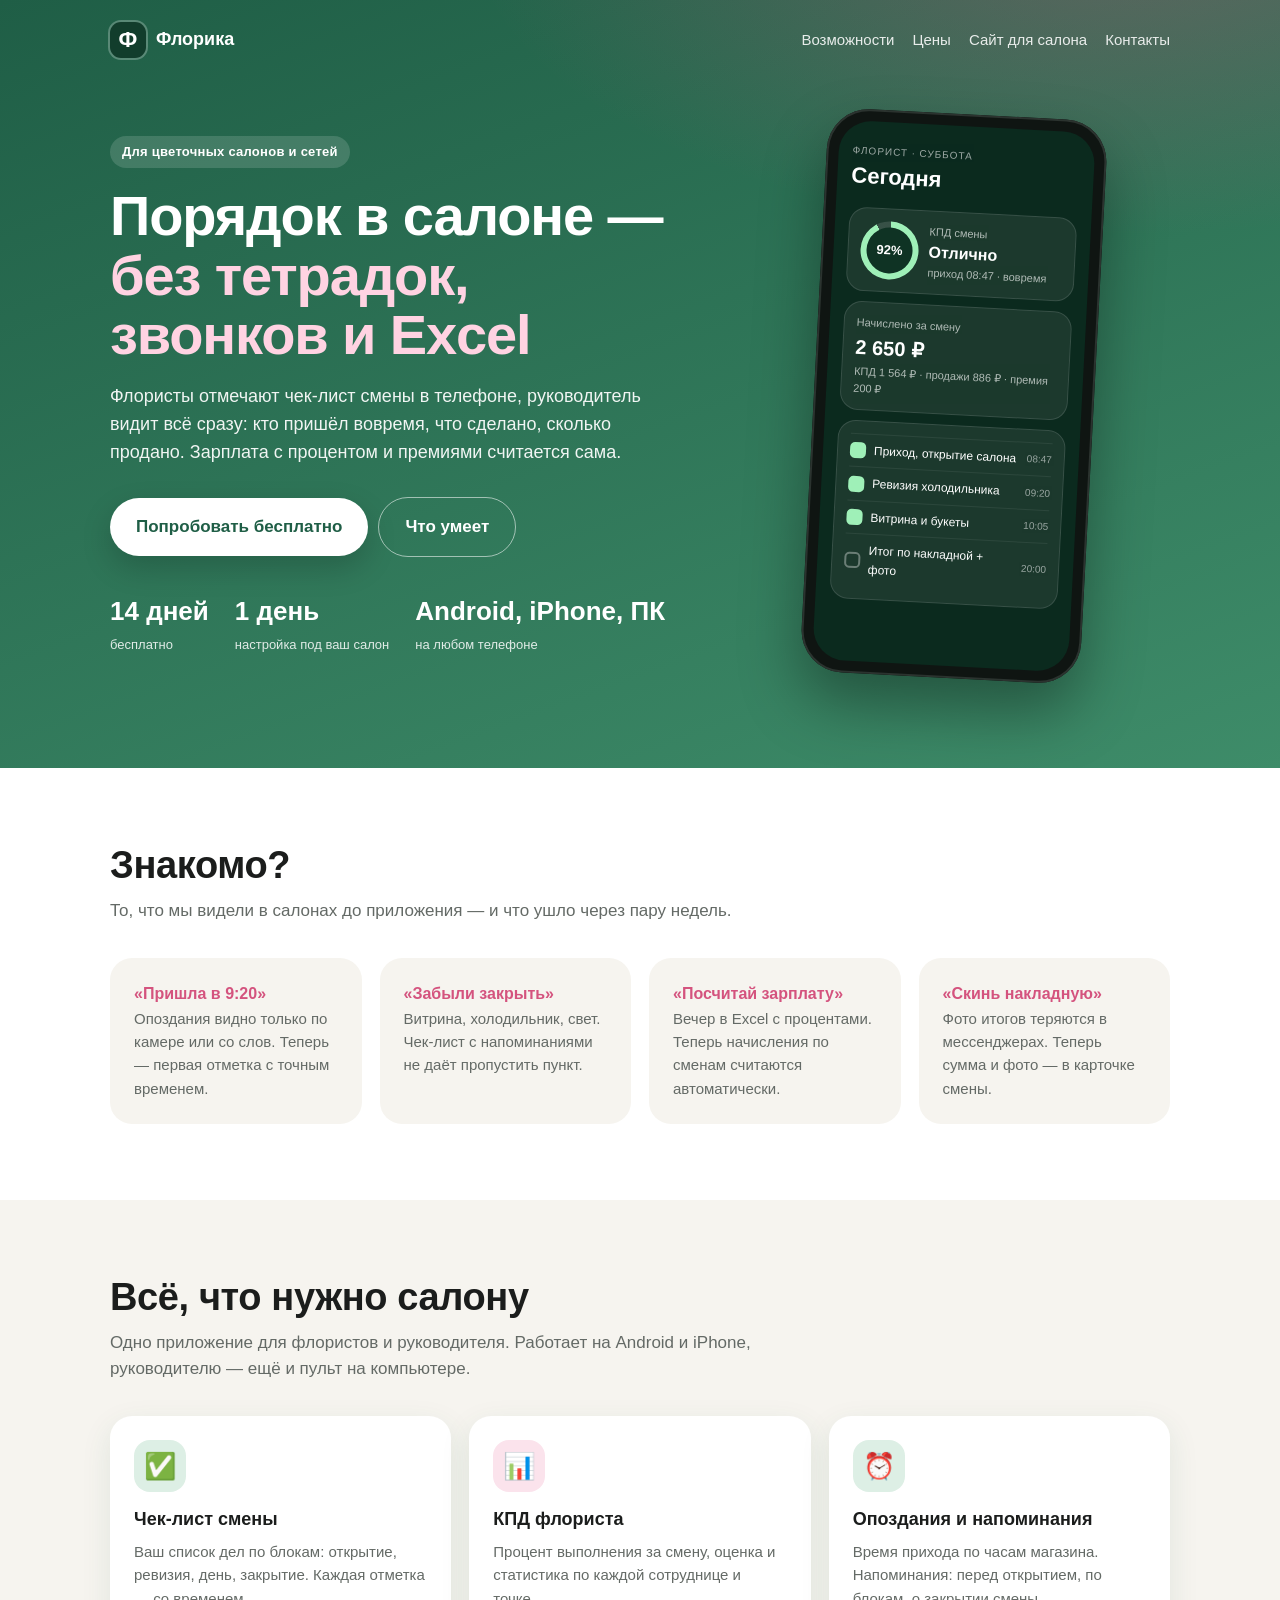
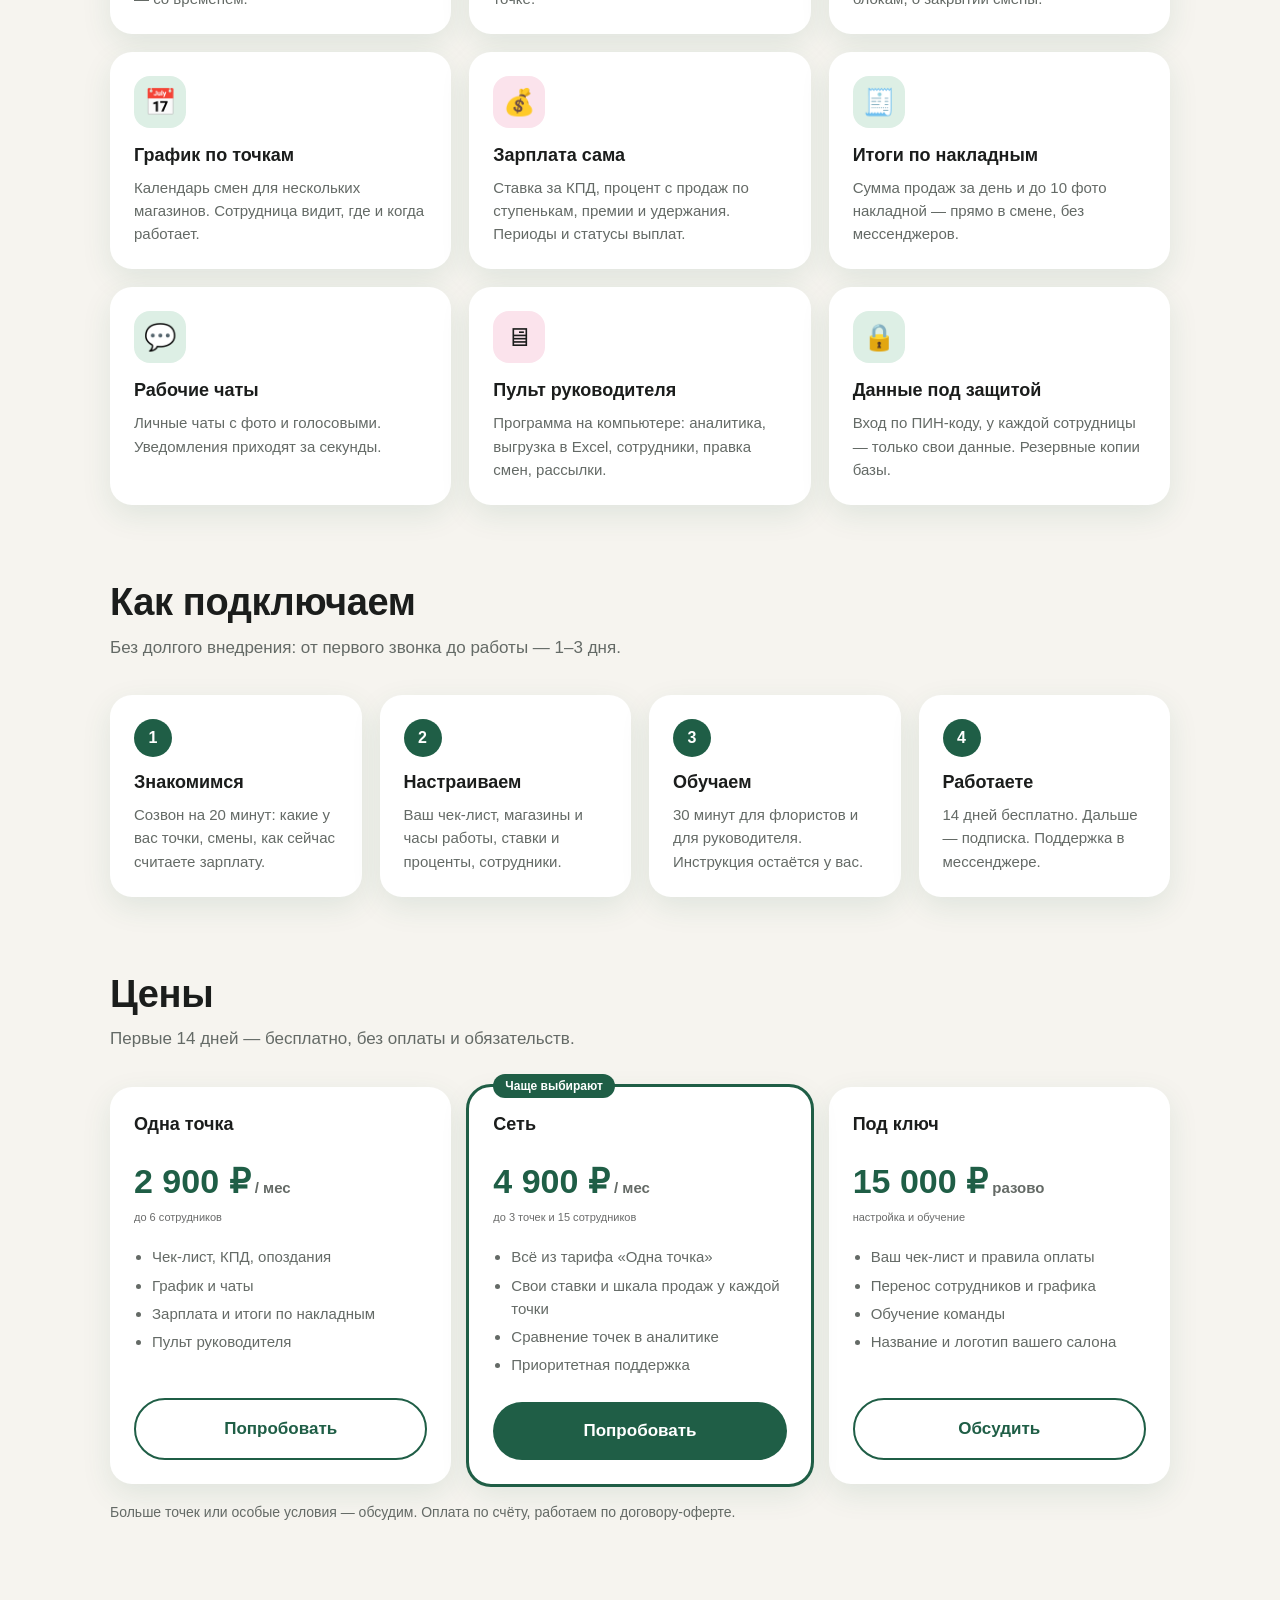
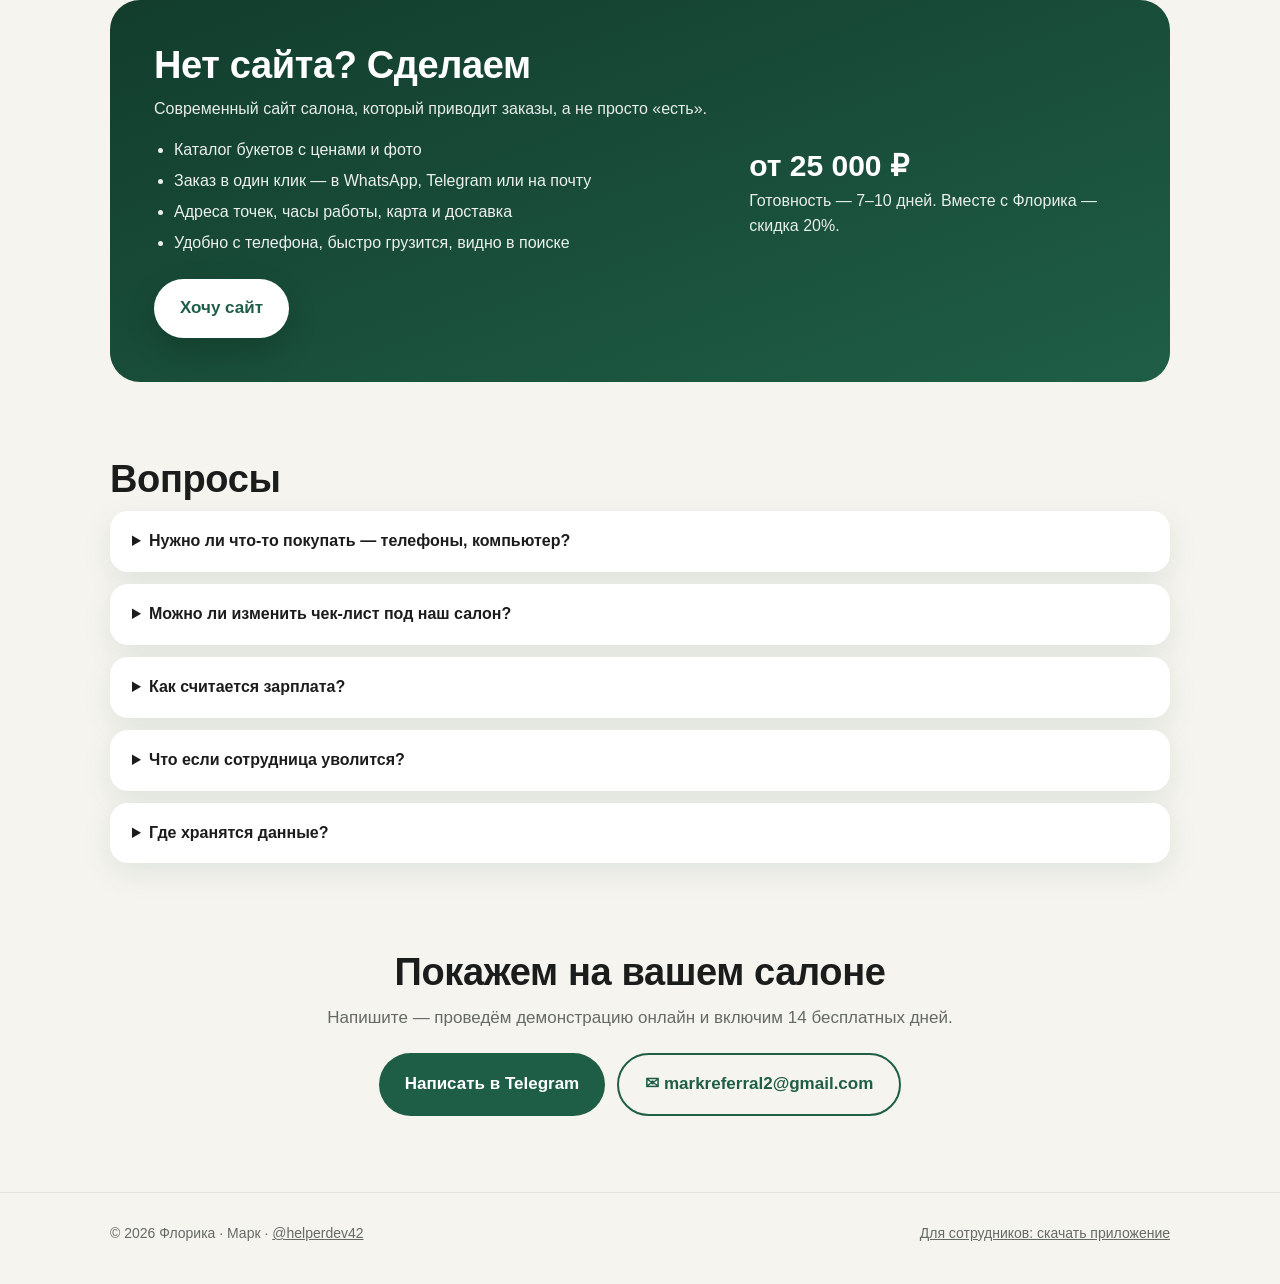
<file: index.html>
<!doctype html>
<html lang="ru">
<head>
<meta charset="utf-8">
<meta name="viewport" content="width=device-width, initial-scale=1, viewport-fit=cover">
<title>Флорика — приложение для цветочных салонов</title>
<meta name="description" content="Флорика — чек-лист смены с КПД, график по точкам, зарплата флористов с процентом и премиями, итоги по накладным, чаты и пульт руководителя. Android, iPhone, компьютер.">
<meta name="theme-color" content="#1F5E46">
<link rel="icon" href="data:image/svg+xml,<svg xmlns='http://www.w3.org/2000/svg' viewBox='0 0 100 100'><rect width='100' height='100' rx='26' fill='%23123D2C'/><text x='50' y='72' font-size='64' font-weight='900' text-anchor='middle' fill='white' font-family='Arial'>Ф</text></svg>">
<style>
  :root {
    --green: #1F5E46; --green-2: #3E8C69; --deep: #123D2C; --mint: #DDEFE5; --pink: #D4537E; --pink-soft: #FBE3EC;
    --bg: #F6F4EF; --ink: #1B1D1C; --muted: #646A66; --card: #fff; --radius: 22px; --shadow: 0 10px 30px rgba(31, 94, 70, .10);
  }
  * { box-sizing: border-box; margin: 0; }
  html { scroll-behavior: smooth; }
  body { font-family: -apple-system, "Segoe UI", Roboto, "Helvetica Neue", Arial, sans-serif; background: var(--bg); color: var(--ink); line-height: 1.55; }
  a { color: inherit; }
  .wrap { max-width: 1100px; margin: 0 auto; padding: 0 20px; }

  /* шапка и первый экран */
  .hero { position: relative; overflow: hidden; color: #fff; padding: 22px 0 90px;
    background: radial-gradient(1100px 520px at 88% -10%, rgba(212, 83, 126, .32), transparent 60%), linear-gradient(160deg, var(--green), var(--green-2)); }
  nav { display: flex; align-items: center; gap: 18px; font-weight: 700; flex-wrap: wrap; }
  nav .brand { display: flex; align-items: center; gap: 10px; text-decoration: none; font-size: 18px; }
  nav .logo { width: 36px; height: 36px; border-radius: 11px; background: var(--deep); display: grid; place-items: center; font-weight: 900; font-size: 22px;
    box-shadow: 0 0 0 2px rgba(255,255,255,.25); }
  nav .sp { flex: 1; }
  nav a.l { font-weight: 500; opacity: .88; text-decoration: none; font-size: 15px; }
  nav a.l:hover { opacity: 1; }
  nav a.staff { font-size: 13px; padding: 7px 14px; border-radius: 999px; border: 1.5px solid rgba(255,255,255,.5); text-decoration: none; font-weight: 600; }
  .hero-grid { display: grid; grid-template-columns: 1.15fr .85fr; gap: 44px; align-items: center; margin-top: 56px; }
  .tag { display: inline-block; font-size: 13px; font-weight: 700; letter-spacing: .02em; padding: 6px 12px; border-radius: 999px; background: rgba(255,255,255,.14); margin-bottom: 18px; }
  h1 { font-size: clamp(34px, 5.2vw, 56px); line-height: 1.07; letter-spacing: -.02em; }
  h1 em { font-style: normal; color: #FFD3E2; }
  .lead { font-size: 18px; opacity: .93; margin: 18px 0 30px; max-width: 560px; }
  .btn { display: inline-flex; align-items: center; justify-content: center; gap: 10px; padding: 16px 26px; border-radius: 999px; font-weight: 700;
    text-decoration: none; font-size: 17px; transition: transform .15s ease; border: 0; cursor: pointer; }
  .btn:hover { transform: translateY(-2px); }
  .btn-main { background: #fff; color: var(--green); box-shadow: 0 12px 30px rgba(0,0,0,.18); }
  .btn-ghost { color: #fff; border: 1.5px solid rgba(255,255,255,.55); margin-left: 10px; }
  .facts { display: flex; gap: 26px; margin-top: 34px; flex-wrap: wrap; }
  .facts b { display: block; font-size: 26px; }
  .facts span { font-size: 13px; opacity: .85; }

  /* телефон */
  .phone { justify-self: center; width: 280px; border-radius: 42px; padding: 12px; background: #0f1512;
    box-shadow: 0 30px 60px rgba(0,0,0,.35), inset 0 0 0 2px #2b332f; transform: rotate(3deg); }
  .screen { border-radius: 32px; overflow: hidden; background: #0B2A1E; color: #fff; height: 540px; padding: 22px 14px; }
  .s-cap { font-size: 10px; letter-spacing: .1em; text-transform: uppercase; opacity: .6; }
  .s-title { font-size: 22px; font-weight: 800; margin-bottom: 14px; }
  .glass { background: rgba(255,255,255,.07); border: 1px solid rgba(255,255,255,.12); border-radius: 18px; padding: 12px; margin-bottom: 10px; }
  .row { display: flex; align-items: center; gap: 10px; }
  .ring { width: 58px; height: 58px; border-radius: 50%; display: grid; place-items: center; font-weight: 800; font-size: 13px; position: relative;
    background: conic-gradient(#9FF0B8 0 92%, rgba(255,255,255,.12) 92% 100%); }
  .ring::after { content: ""; position: absolute; inset: 6px; background: #0F3324; border-radius: 50%; }
  .ring span { position: relative; z-index: 1; }
  .money { font-size: 20px; font-weight: 800; }
  .mut { font-size: 11px; opacity: .65; }
  .task { display: flex; gap: 8px; align-items: center; font-size: 12px; padding: 7px 0; border-top: 1px solid rgba(255,255,255,.07); }
  .task i { width: 16px; height: 16px; border-radius: 5px; border: 2px solid rgba(255,255,255,.35); flex: none; }
  .task.done i { background: #9FF0B8; border-color: #9FF0B8; }
  .task time { margin-left: auto; font-size: 10px; opacity: .55; }

  /* разделы */
  section { padding: 76px 0; }
  h2 { font-size: clamp(26px, 3.6vw, 38px); letter-spacing: -.01em; margin-bottom: 10px; line-height: 1.15; }
  .sub { color: var(--muted); margin-bottom: 34px; max-width: 660px; font-size: 17px; }
  .grid { display: grid; grid-template-columns: repeat(3, 1fr); gap: 18px; }
  .grid.two { grid-template-columns: repeat(2, 1fr); }
  .grid.four { grid-template-columns: repeat(4, 1fr); }
  .card { background: var(--card); border-radius: var(--radius); padding: 24px; box-shadow: var(--shadow); }
  .card h3 { font-size: 18px; margin-bottom: 6px; }
  .card p { color: var(--muted); font-size: 15px; }
  .em { font-size: 26px; width: 52px; height: 52px; display: grid; place-items: center; border-radius: 16px; background: var(--mint); margin-bottom: 14px; }
  .card:nth-child(3n+2) .em { background: var(--pink-soft); }
  .pain { background: #fff; }
  .pain .card { box-shadow: none; background: var(--bg); }
  .pain .card b { color: var(--pink); }
  .step .num { width: 38px; height: 38px; border-radius: 50%; background: var(--green); color: #fff; display: grid; place-items: center; font-weight: 800; margin-bottom: 12px; }

  /* цены */
  .price { display: flex; flex-direction: column; }
  .price .p { font-size: 34px; font-weight: 800; color: var(--green); margin: 10px 0 2px; }
  .price .p small { font-size: 15px; color: var(--muted); font-weight: 600; }
  .price ul { padding-left: 18px; color: var(--muted); font-size: 15px; margin: 14px 0 20px; flex: 1; }
  .price li { margin: 5px 0; }
  .price.best { outline: 3px solid var(--green); position: relative; }
  .price.best::before { content: "Чаще выбирают"; position: absolute; top: -13px; left: 24px; background: var(--green); color: #fff; font-size: 12px; font-weight: 700; padding: 3px 12px; border-radius: 999px; }
  .btn-green { background: var(--green); color: #fff; }
  .note { color: var(--muted); font-size: 14px; margin-top: 18px; }

  /* сайт для салона */
  .site { background: linear-gradient(160deg, var(--deep), var(--green)); color: #fff; border-radius: 30px; padding: 44px; display: grid; grid-template-columns: 1.2fr .8fr; gap: 30px; align-items: center; }
  .site p { opacity: .9; }
  .site ul { margin: 16px 0 24px; padding-left: 20px; opacity: .92; }
  .site li { margin: 6px 0; }
  .site .p { font-size: 30px; font-weight: 800; }

  /* вопросы и контакты */
  details { background: #fff; border-radius: 18px; padding: 18px 22px; margin-bottom: 12px; box-shadow: var(--shadow); }
  summary { font-weight: 700; cursor: pointer; }
  details p { color: var(--muted); margin-top: 10px; }
  .contact { text-align: center; }
  .contact .btns { display: flex; gap: 12px; justify-content: center; flex-wrap: wrap; margin-top: 22px; }
  .btn-line { border: 2px solid var(--green); color: var(--green); }
  footer { padding: 30px 0 40px; color: var(--muted); font-size: 14px; border-top: 1px solid rgba(0,0,0,.07); }
  footer .wrap { display: flex; gap: 18px; flex-wrap: wrap; align-items: center; }
  footer .sp { flex: 1; }

  @media (max-width: 860px) {
    .hero-grid, .site { grid-template-columns: 1fr; }
    .grid, .grid.four { grid-template-columns: 1fr 1fr; }
    .phone { transform: none; }
    nav a.l { display: none; }
    .site { padding: 30px 22px; }
  }
  @media (max-width: 560px) {
    .grid, .grid.two, .grid.four { grid-template-columns: 1fr; }
    .btn-ghost { margin: 12px 0 0; }
    .hero { padding-bottom: 60px; }
    section { padding: 56px 0; }
  }
</style>
</head>
<body>

<header class="hero">
  <div class="wrap">
    <nav>
      <a class="brand" href="#"><span class="logo">Ф</span>Флорика</a>
      <span class="sp"></span>
      <a class="l" href="#features">Возможности</a>
      <a class="l" href="#price">Цены</a>
      <a class="l" href="#site">Сайт для салона</a>
      <a class="l" href="#contact">Контакты</a>
    </nav>
    <div class="hero-grid">
      <div>
        <span class="tag">Для цветочных салонов и сетей</span>
        <h1>Порядок в салоне — <em>без тетрадок, звонков и Excel</em></h1>
        <p class="lead">Флористы отмечают чек-лист смены в телефоне, руководитель видит всё сразу: кто пришёл вовремя, что сделано,
          сколько продано. Зарплата с процентом и премиями считается сама.</p>
        <a class="btn btn-main" href="#contact">Попробовать бесплатно</a><a class="btn btn-ghost" href="#features">Что умеет</a>
        <div class="facts">
          <div><b>14 дней</b><span>бесплатно</span></div>
          <div><b>1 день</b><span>настройка под ваш салон</span></div>
          <div><b>Android, iPhone, ПК</b><span>на любом телефоне</span></div>
        </div>
      </div>
      <div class="phone" aria-hidden="true"><div class="screen">
        <div class="s-cap">Флорист · суббота</div>
        <div class="s-title">Сегодня</div>
        <div class="glass row"><div class="ring"><span>92%</span></div><div><div class="mut">КПД смены</div><b>Отлично</b><div class="mut">приход 08:47 · вовремя</div></div></div>
        <div class="glass"><div class="mut">Начислено за смену</div><div class="money">2 650 ₽</div><div class="mut">КПД 1 564 ₽ · продажи 886 ₽ · премия 200 ₽</div></div>
        <div class="glass">
          <div class="task done"><i></i>Приход, открытие салона<time>08:47</time></div>
          <div class="task done"><i></i>Ревизия холодильника<time>09:20</time></div>
          <div class="task done"><i></i>Витрина и букеты<time>10:05</time></div>
          <div class="task"><i></i>Итог по накладной + фото<time>20:00</time></div>
        </div>
      </div></div>
    </div>
  </div>
</header>

<section class="pain">
  <div class="wrap">
    <h2>Знакомо?</h2>
    <p class="sub">То, что мы видели в салонах до приложения — и что ушло через пару недель.</p>
    <div class="grid four">
      <div class="card"><b>«Пришла в 9:20»</b><p>Опоздания видно только по камере или со слов. Теперь — первая отметка с точным временем.</p></div>
      <div class="card"><b>«Забыли закрыть»</b><p>Витрина, холодильник, свет. Чек-лист с напоминаниями не даёт пропустить пункт.</p></div>
      <div class="card"><b>«Посчитай зарплату»</b><p>Вечер в Excel с процентами. Теперь начисления по сменам считаются автоматически.</p></div>
      <div class="card"><b>«Скинь накладную»</b><p>Фото итогов теряются в мессенджерах. Теперь сумма и фото — в карточке смены.</p></div>
    </div>
  </div>
</section>

<section id="features">
  <div class="wrap">
    <h2>Всё, что нужно салону</h2>
    <p class="sub">Одно приложение для флористов и руководителя. Работает на Android и iPhone, руководителю — ещё и пульт на компьютере.</p>
    <div class="grid">
      <div class="card"><div class="em">✅</div><h3>Чек-лист смены</h3><p>Ваш список дел по блокам: открытие, ревизия, день, закрытие. Каждая отметка — со временем.</p></div>
      <div class="card"><div class="em">📊</div><h3>КПД флориста</h3><p>Процент выполнения за смену, оценка и статистика по каждой сотруднице и точке.</p></div>
      <div class="card"><div class="em">⏰</div><h3>Опоздания и напоминания</h3><p>Время прихода по часам магазина. Напоминания: перед открытием, по блокам, о закрытии смены.</p></div>
      <div class="card"><div class="em">📅</div><h3>График по точкам</h3><p>Календарь смен для нескольких магазинов. Сотрудница видит, где и когда работает.</p></div>
      <div class="card"><div class="em">💰</div><h3>Зарплата сама</h3><p>Ставка за КПД, процент с продаж по ступенькам, премии и удержания. Периоды и статусы выплат.</p></div>
      <div class="card"><div class="em">🧾</div><h3>Итоги по накладным</h3><p>Сумма продаж за день и до 10 фото накладной — прямо в смене, без мессенджеров.</p></div>
      <div class="card"><div class="em">💬</div><h3>Рабочие чаты</h3><p>Личные чаты с фото и голосовыми. Уведомления приходят за секунды.</p></div>
      <div class="card"><div class="em">🖥</div><h3>Пульт руководителя</h3><p>Программа на компьютере: аналитика, выгрузка в Excel, сотрудники, правка смен, рассылки.</p></div>
      <div class="card"><div class="em">🔒</div><h3>Данные под защитой</h3><p>Вход по ПИН-коду, у каждой сотрудницы — только свои данные. Резервные копии базы.</p></div>
    </div>
  </div>
</section>

<section style="padding-top:0">
  <div class="wrap">
    <h2>Как подключаем</h2>
    <p class="sub">Без долгого внедрения: от первого звонка до работы — 1–3 дня.</p>
    <div class="grid four">
      <div class="card step"><div class="num">1</div><h3>Знакомимся</h3><p>Созвон на 20 минут: какие у вас точки, смены, как сейчас считаете зарплату.</p></div>
      <div class="card step"><div class="num">2</div><h3>Настраиваем</h3><p>Ваш чек-лист, магазины и часы работы, ставки и проценты, сотрудники.</p></div>
      <div class="card step"><div class="num">3</div><h3>Обучаем</h3><p>30 минут для флористов и для руководителя. Инструкция остаётся у вас.</p></div>
      <div class="card step"><div class="num">4</div><h3>Работаете</h3><p>14 дней бесплатно. Дальше — подписка. Поддержка в мессенджере.</p></div>
    </div>
  </div>
</section>

<section id="price" style="padding-top:0">
  <div class="wrap">
    <h2>Цены</h2>
    <p class="sub">Первые 14 дней — бесплатно, без оплаты и обязательств.</p>
    <div class="grid">
      <div class="card price">
        <h3>Одна точка</h3>
        <div class="p">2 900 ₽<small> / мес</small></div>
        <span class="mut">до 6 сотрудников</span>
        <ul><li>Чек-лист, КПД, опоздания</li><li>График и чаты</li><li>Зарплата и итоги по накладным</li><li>Пульт руководителя</li></ul>
        <a class="btn btn-line" href="#contact">Попробовать</a>
      </div>
      <div class="card price best">
        <h3>Сеть</h3>
        <div class="p">4 900 ₽<small> / мес</small></div>
        <span class="mut">до 3 точек и 15 сотрудников</span>
        <ul><li>Всё из тарифа «Одна точка»</li><li>Свои ставки и шкала продаж у каждой точки</li><li>Сравнение точек в аналитике</li><li>Приоритетная поддержка</li></ul>
        <a class="btn btn-green" href="#contact">Попробовать</a>
      </div>
      <div class="card price">
        <h3>Под ключ</h3>
        <div class="p">15 000 ₽<small> разово</small></div>
        <span class="mut">настройка и обучение</span>
        <ul><li>Ваш чек-лист и правила оплаты</li><li>Перенос сотрудников и графика</li><li>Обучение команды</li><li>Название и логотип вашего салона</li></ul>
        <a class="btn btn-line" href="#contact">Обсудить</a>
      </div>
    </div>
    <p class="note">Больше точек или особые условия — обсудим. Оплата по счёту, работаем по договору-оферте.</p>
  </div>
</section>

<section id="site" style="padding-top:0">
  <div class="wrap">
    <div class="site">
      <div>
        <h2>Нет сайта? Сделаем</h2>
        <p>Современный сайт салона, который приводит заказы, а не просто «есть».</p>
        <ul>
          <li>Каталог букетов с ценами и фото</li>
          <li>Заказ в один клик — в WhatsApp, Telegram или на почту</li>
          <li>Адреса точек, часы работы, карта и доставка</li>
          <li>Удобно с телефона, быстро грузится, видно в поиске</li>
        </ul>
        <a class="btn btn-main" href="#contact">Хочу сайт</a>
      </div>
      <div>
        <div class="p">от 25 000 ₽</div>
        <p>Готовность — 7–10 дней. Вместе с Флорика — скидка 20%.</p>
      </div>
    </div>
  </div>
</section>

<section style="padding-top:0">
  <div class="wrap">
    <h2>Вопросы</h2>
    <details><summary>Нужно ли что-то покупать — телефоны, компьютер?</summary><p>Нет. Флористы работают со своих телефонов (Android или iPhone), руководитель — с телефона или компьютера.</p></details>
    <details><summary>Можно ли изменить чек-лист под наш салон?</summary><p>Да, полностью: блоки, пункты и вес каждого пункта в КПД. Меняется в любой момент, прошлые смены не пересчитываются.</p></details>
    <details><summary>Как считается зарплата?</summary><p>Ставка за смену с учётом КПД, процент с продаж по ступенькам, премия за продажи, ваши премии и удержания. У каждой точки и сотрудницы могут быть свои ставки.</p></details>
    <details><summary>Что если сотрудница уволится?</summary><p>Отключаете её в один клик — вход закрывается, а смены и итоги остаются в отчётах.</p></details>
    <details><summary>Где хранятся данные?</summary><p>В защищённой облачной базе, доступ — по ПИН-коду и правилам доступа. Делаем резервные копии; данные ваши — по запросу выгрузим всё.</p></details>
  </div>
</section>

<section id="contact" class="contact" style="padding-top:0">
  <div class="wrap">
    <h2>Покажем на вашем салоне</h2>
    <p class="sub" style="margin:0 auto">Напишите — проведём демонстрацию онлайн и включим 14 бесплатных дней.</p>
    <div class="btns">
      <a class="btn btn-green" href="https://t.me/helperdev42">Написать в Telegram</a>
      <a class="btn btn-line" href="mailto:markreferral2@gmail.com?subject=%D0%A4%D0%BB%D0%BE%D1%80%D0%B8%D0%BA%D0%B0">✉ markreferral2@gmail.com</a>
    </div>
  </div>
</section>

<footer>
  <div class="wrap">
    <span>© <span id="year"></span> Флорика · Марк · <a href="https://t.me/helperdev42">@helperdev42</a></span>
    <span class="sp"></span>
    <a href="download.html">Для сотрудников: скачать приложение</a>
  </div>
</footer>
<script>document.getElementById('year').textContent = new Date().getFullYear();</script>
</body>
</html>
</file>
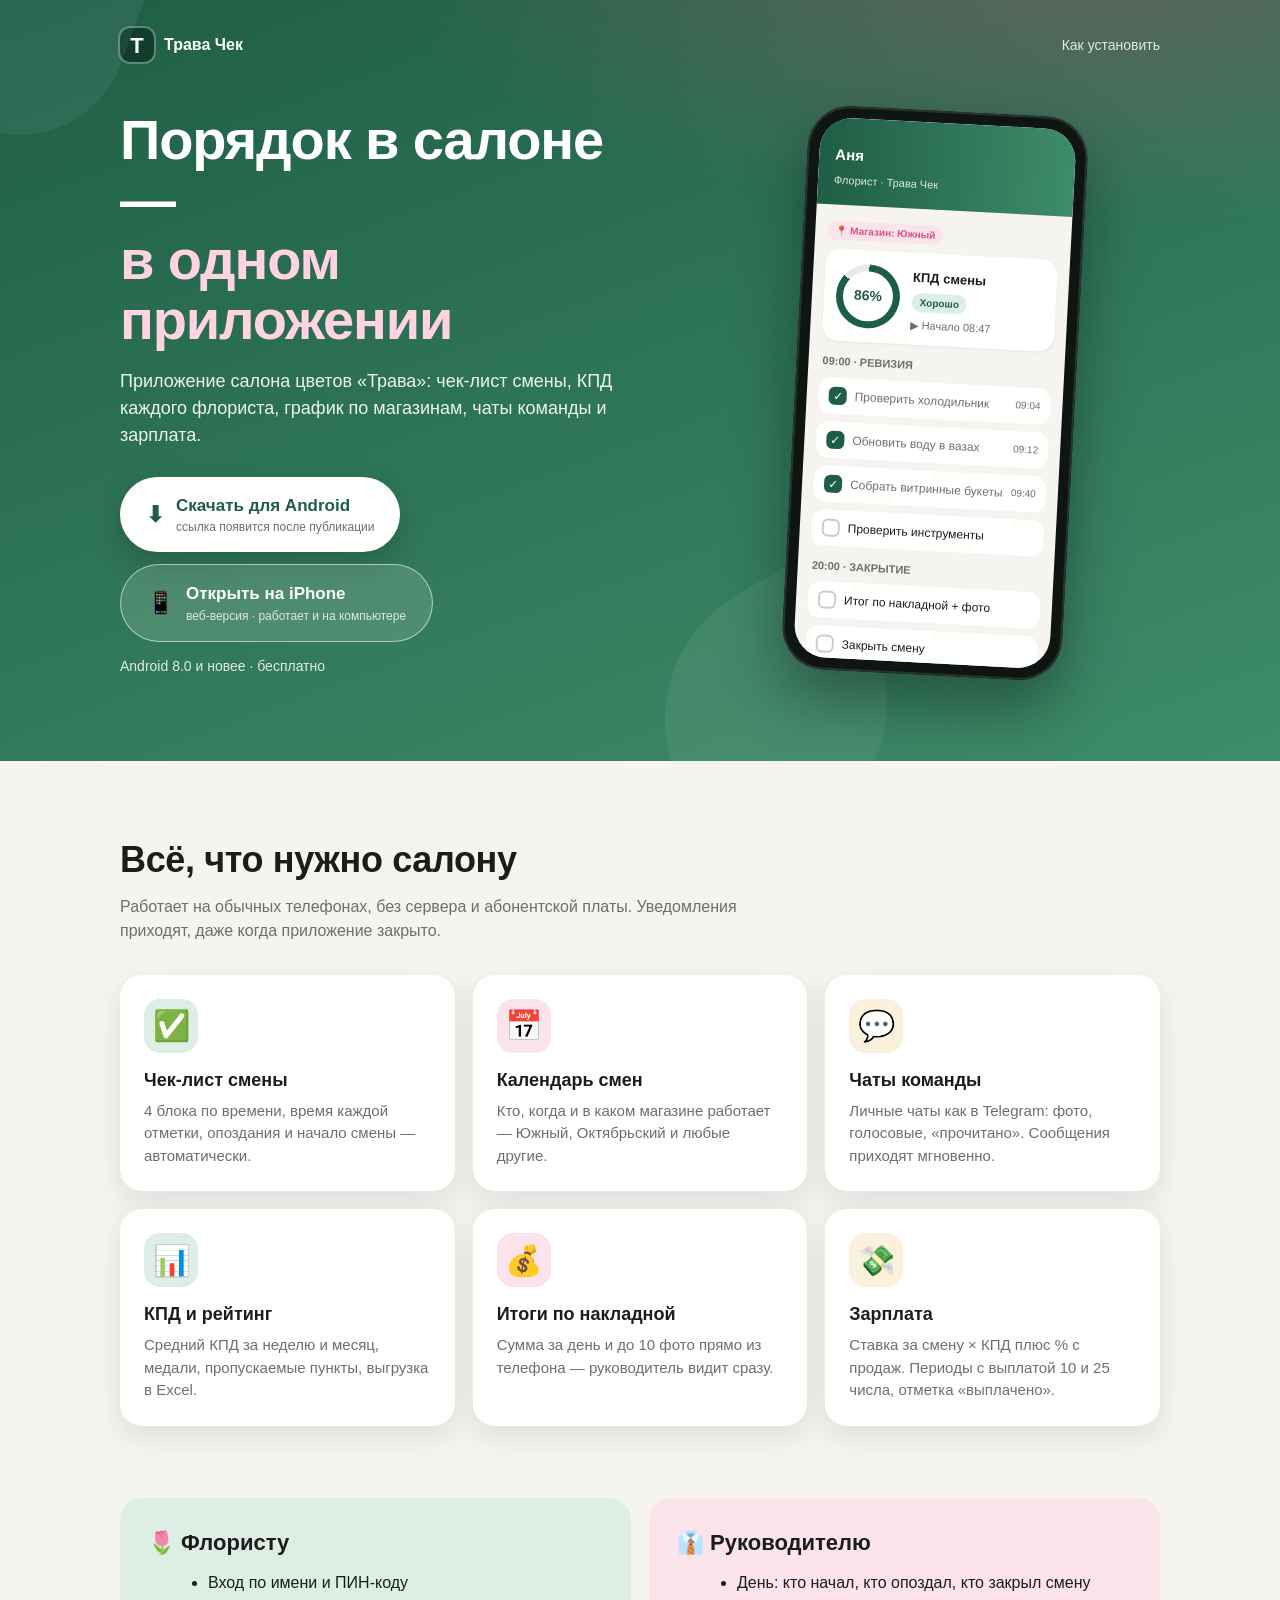
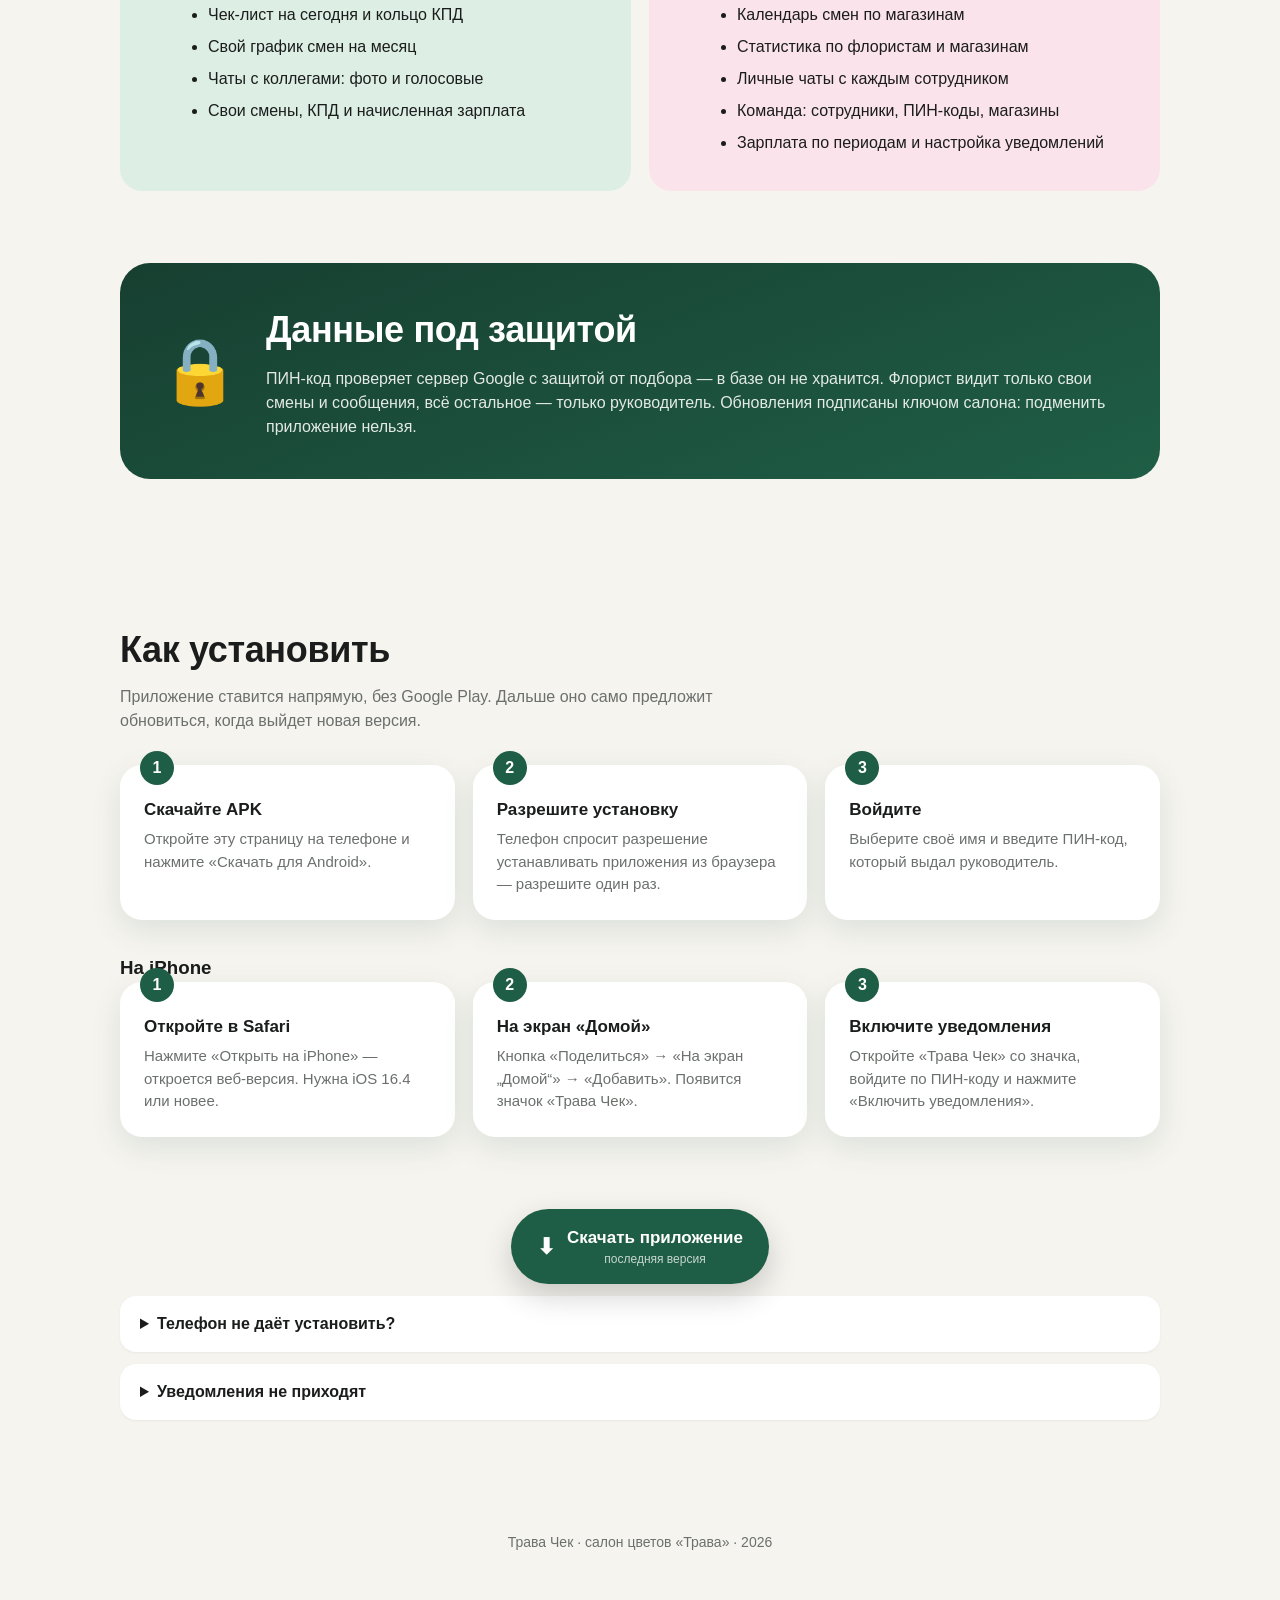
<file: trava/index.html>
﻿<!doctype html>
<html lang="ru"><head><meta charset="utf-8">
<meta name="viewport" content="width=device-width, initial-scale=1">
<title>Трава Чек — скачать</title>
<meta http-equiv="refresh" content="0; url=../download.html">
</head><body><a href="../download.html">Скачать приложение «Трава Чек»</a></body></html>
</file>
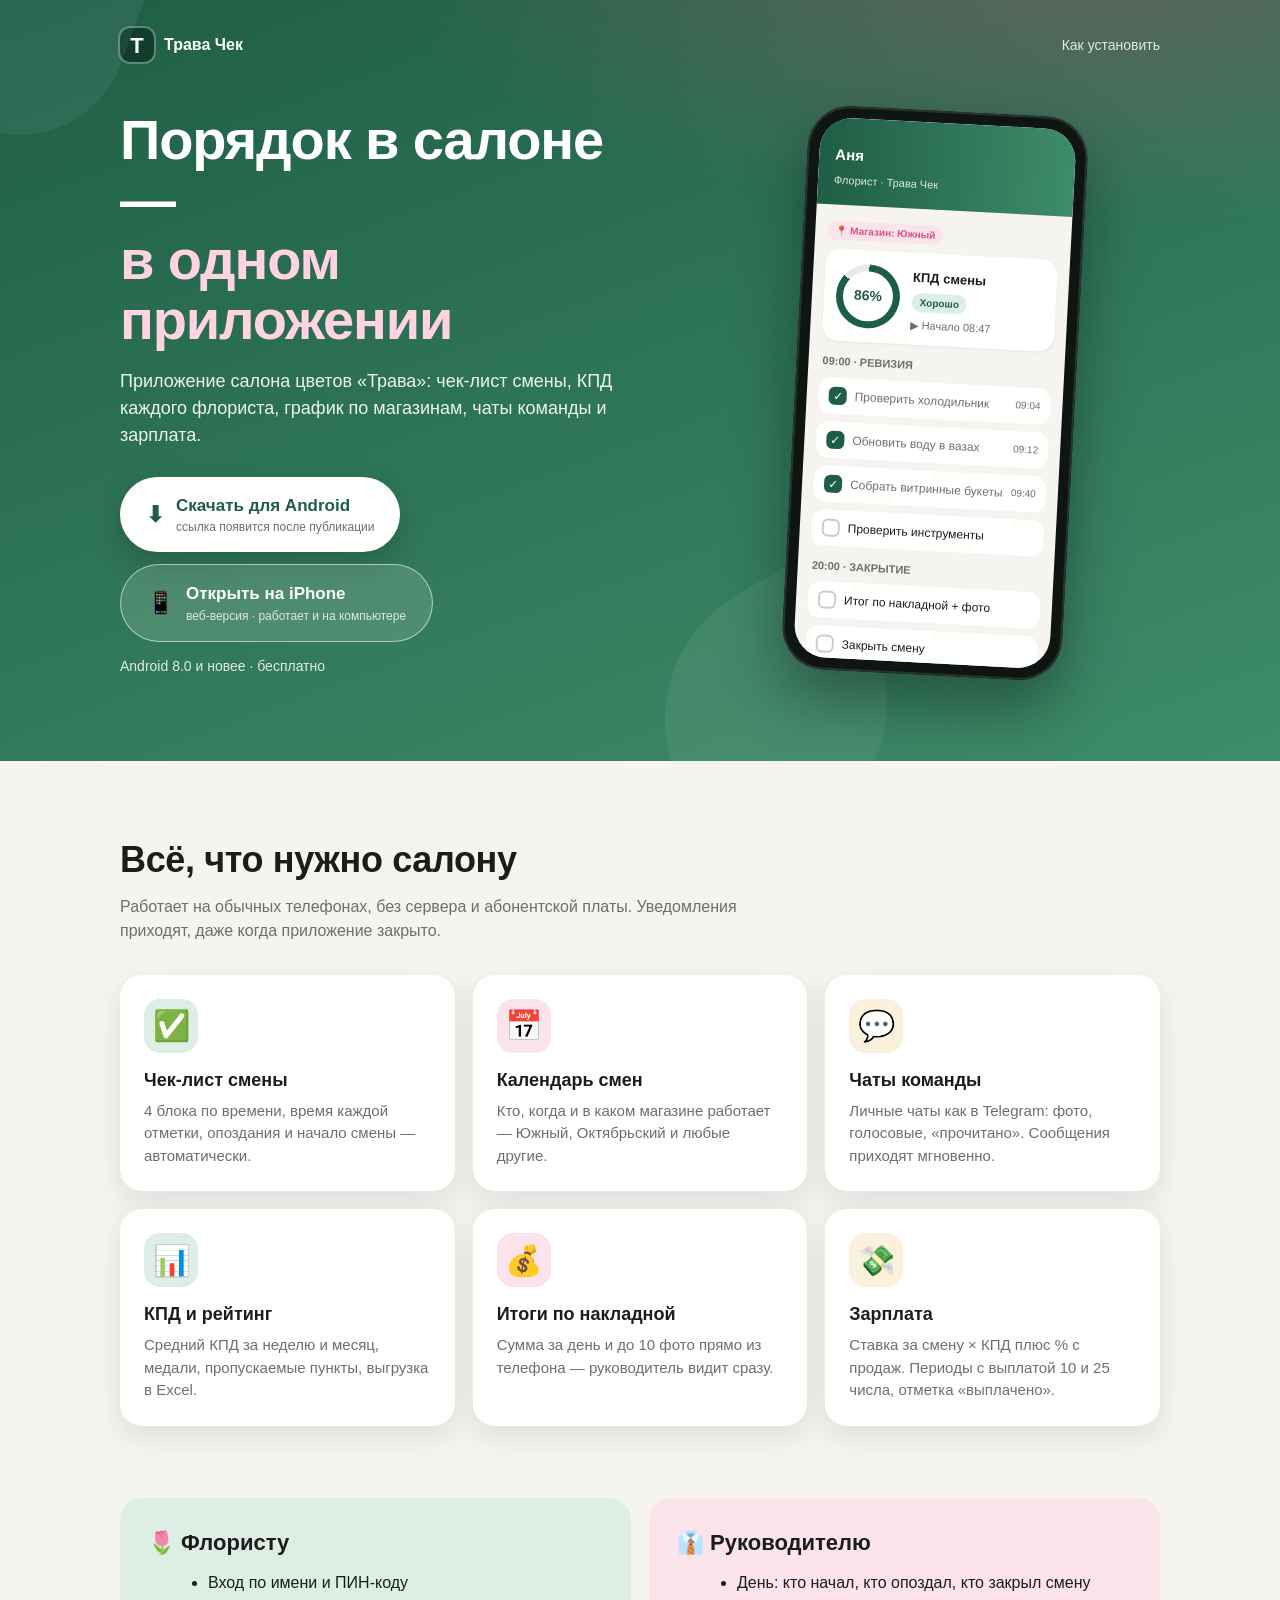
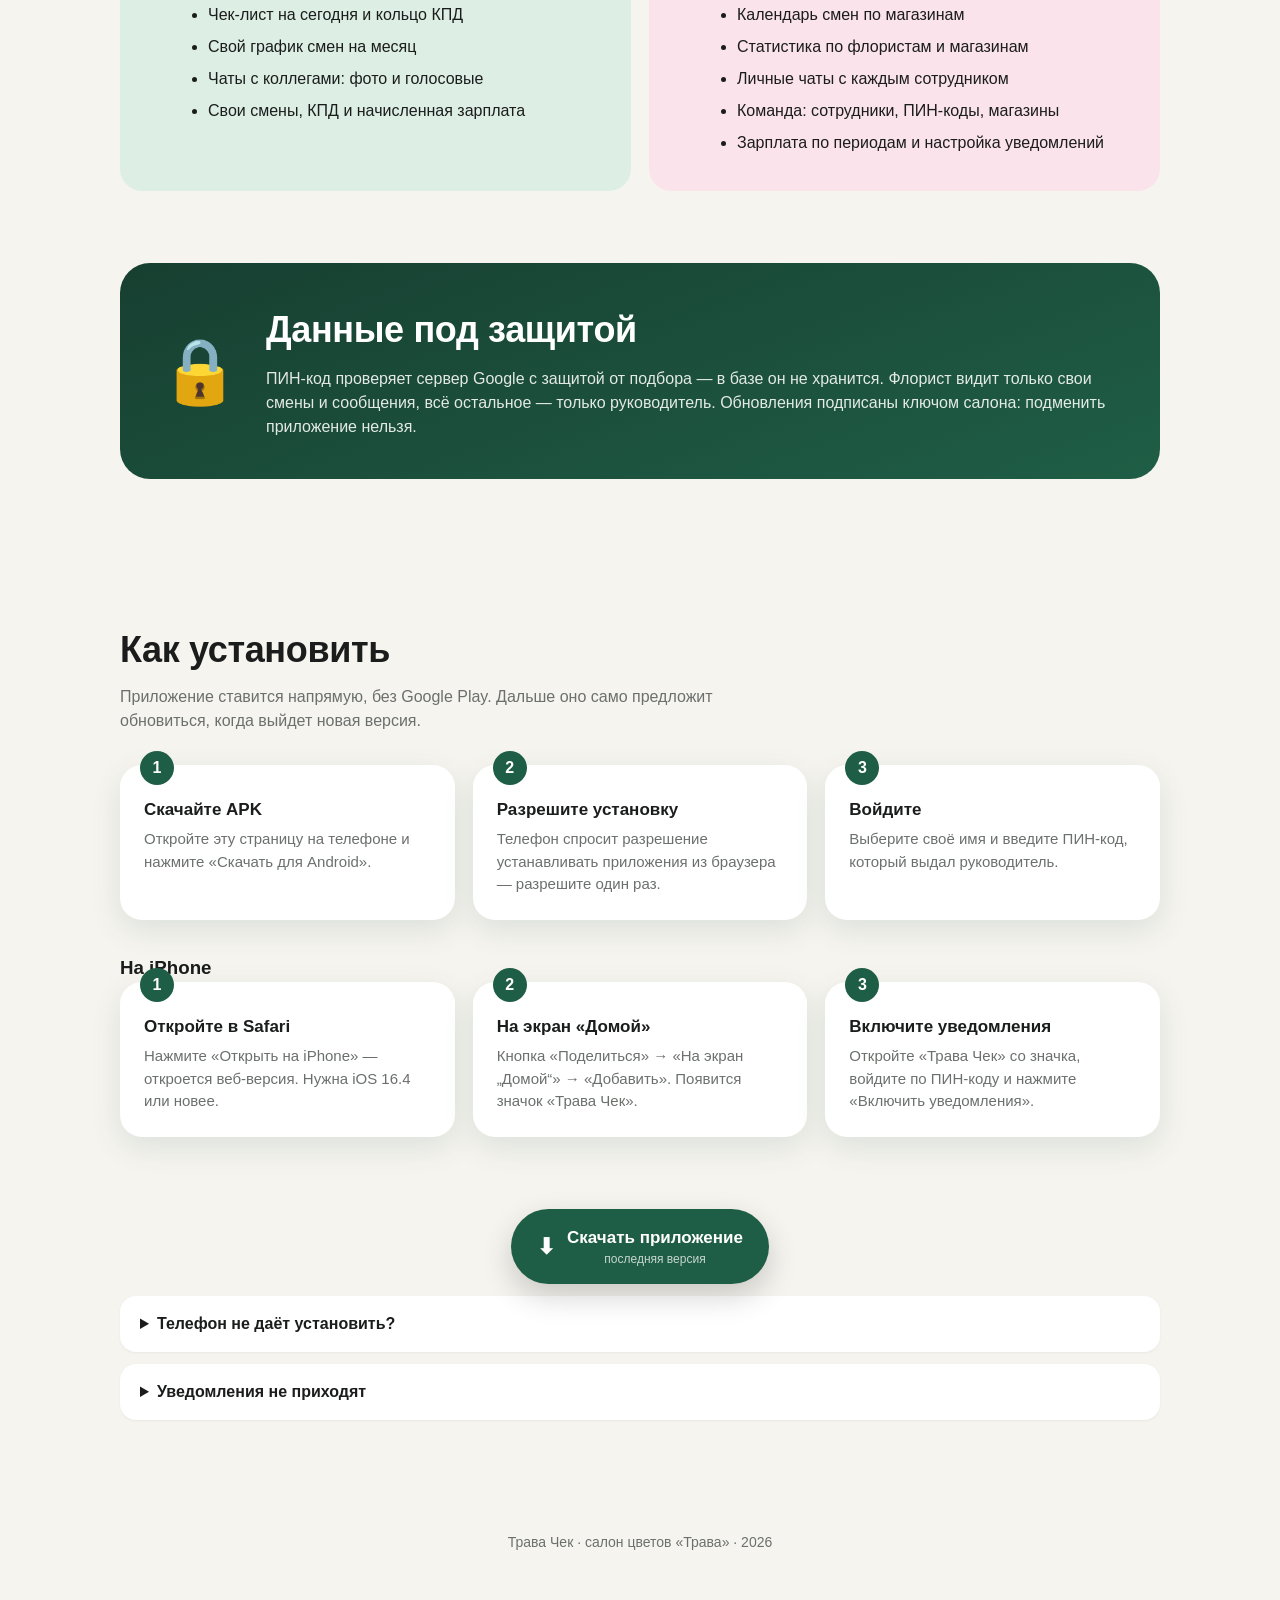
<file: download.html>
<!doctype html>
<html lang="ru">
<head>
<meta charset="utf-8">
<meta name="viewport" content="width=device-width, initial-scale=1, viewport-fit=cover">
<title>Трава Чек — скачать приложение (для сотрудников)</title>
<meta name="description" content="Трава Чек — приложение салона цветов «Трава»: чек-лист смены, КПД, график по магазинам, чаты, зарплата.">
<meta name="theme-color" content="#1F5E46">
<link rel="icon" href="data:image/svg+xml,<svg xmlns='http://www.w3.org/2000/svg' viewBox='0 0 100 100'><rect width='100' height='100' rx='26' fill='%23123D2C'/><path fill='white' d='M22 20h56a5 5 0 0 1 5 5v5a5 5 0 0 1-5 5H22a5 5 0 0 1-5-5v-5a5 5 0 0 1 5-5zM41 35h18v44a5 5 0 0 1-5 5h-8a5 5 0 0 1-5-5z'/></svg>">
<style>
  :root {
    --green: #1F5E46; --green-2: #3E8C69; --mint: #DDEFE5; --pink: #D4537E; --pink-soft: #FBE3EC;
    --bg: #F6F4EF; --ink: #1B1D1C; --muted: #6B706D; --gold: #B7791F; --card: #fff;
    --radius: 22px; --shadow: 0 10px 30px rgba(31, 94, 70, .12);
  }
  * { box-sizing: border-box; margin: 0; }
  html { scroll-behavior: smooth; }
  body { font-family: -apple-system, "Segoe UI", Roboto, "Helvetica Neue", Arial, sans-serif; background: var(--bg); color: var(--ink); line-height: 1.5; }
  a { color: inherit; }
  .wrap { max-width: 1080px; margin: 0 auto; padding: 0 20px; }

  /* ---------- Hero ---------- */
  .hero { position: relative; overflow: hidden; color: #fff; padding: 28px 0 84px;
    background: radial-gradient(1200px 500px at 85% -10%, rgba(212, 83, 126, .35), transparent 60%),
                linear-gradient(160deg, var(--green) 0%, var(--green-2) 100%); }
  .petal { position: absolute; width: 180px; height: 180px; border-radius: 60% 0 60% 0; background: rgba(255,255,255,.06); }
  .petal.a { top: -40px; left: -60px; transform: rotate(20deg); }
  .petal.b { bottom: -70px; right: 30%; width: 240px; height: 240px; transform: rotate(-30deg); }
  nav { display: flex; align-items: center; gap: 10px; font-weight: 700; }
  nav .logo { width: 34px; height: 34px; border-radius: 10px; background: #123D2C; color: #fff; display: grid; place-items: center;
    font-weight: 900; font-size: 22px; box-shadow: 0 0 0 2px rgba(255,255,255,.25); }
  nav .sp { flex: 1; }
  nav a.small { font-weight: 500; opacity: .85; text-decoration: none; font-size: 14px; }
  .hero-grid { display: grid; grid-template-columns: 1.1fr .9fr; gap: 40px; align-items: center; margin-top: 48px; }
  h1 { font-size: clamp(34px, 5.4vw, 56px); line-height: 1.07; letter-spacing: -.02em; }
  h1 em { font-style: normal; color: #FFD3E2; }
  .lead { font-size: 18px; opacity: .92; margin: 18px 0 28px; max-width: 520px; }
  .btn { display: inline-flex; align-items: center; gap: 12px; padding: 16px 26px; border-radius: 999px; font-weight: 700;
    text-decoration: none; font-size: 17px; transition: transform .15s ease, box-shadow .15s ease; border: 0; cursor: pointer; }
  .btn:hover { transform: translateY(-2px); }
  .btn-main { background: #fff; color: var(--green); box-shadow: 0 12px 30px rgba(0,0,0,.18); }
  .btn-main .ico { font-size: 22px; }
  .btn-main small { display: block; font-weight: 500; font-size: 12px; color: var(--muted); }
  .meta { margin-top: 14px; font-size: 14px; opacity: .85; }
  .btn-ios { background: rgba(255,255,255,.14); color: #fff; border: 1.5px solid rgba(255,255,255,.55); margin-top: 12px; }
  .btn-ios .ico { font-size: 22px; }
  .btn-ios small { display: block; font-weight: 500; font-size: 12px; opacity: .8; }
  .meta b { font-weight: 700; }

  /* ---------- Phone mockup ---------- */
  .phone { justify-self: center; width: 280px; border-radius: 42px; padding: 12px; background: #0f1512;
    box-shadow: 0 30px 60px rgba(0,0,0,.35), inset 0 0 0 2px #2b332f; transform: rotate(3deg); }
  .screen { border-radius: 32px; overflow: hidden; background: var(--bg); color: var(--ink); height: 540px; }
  .s-top { background: linear-gradient(90deg, var(--green), var(--green-2)); color: #fff; padding: 26px 16px 14px; }
  .s-top b { display: block; font-size: 15px; }
  .s-top span { font-size: 11px; opacity: .85; }
  .s-body { padding: 12px; }
  .ring-card { background: #fff; border-radius: 16px; padding: 12px; display: flex; gap: 12px; align-items: center; box-shadow: 0 1px 3px rgba(0,0,0,.06); }
  .ring { width: 64px; height: 64px; border-radius: 50%; display: grid; place-items: center; font-weight: 800; font-size: 14px; color: var(--green);
    background: conic-gradient(var(--green) 0 86%, #E4ECE7 86% 100%); position: relative; }
  .ring::after { content: ""; position: absolute; inset: 7px; background: #fff; border-radius: 50%; }
  .ring span { position: relative; z-index: 1; }
  .pill { display: inline-block; padding: 2px 8px; border-radius: 999px; font-size: 10px; font-weight: 700; }
  .pill.ok { background: var(--mint); color: var(--green); }
  .pill.shop { background: var(--pink-soft); color: var(--pink); }
  .task { background: #fff; border-radius: 12px; padding: 9px 10px; margin-top: 8px; display: flex; gap: 8px; align-items: center; font-size: 12px; }
  .task i { width: 18px; height: 18px; border-radius: 6px; border: 2px solid #C9CEC9; flex: none; }
  .task.done i { background: var(--green); border-color: var(--green); position: relative; }
  .task.done i::after { content: "✓"; color: #fff; font-size: 12px; font-style: normal; position: absolute; left: 2px; top: -2px; }
  .task.done { color: var(--muted); }
  .task time { margin-left: auto; font-size: 10px; color: var(--muted); }

  /* ---------- Sections ---------- */
  section { padding: 72px 0; }
  h2 { font-size: clamp(26px, 3.6vw, 36px); letter-spacing: -.01em; margin-bottom: 8px; }
  .sub { color: var(--muted); margin-bottom: 32px; max-width: 620px; }
  .grid { display: grid; grid-template-columns: repeat(3, 1fr); gap: 18px; }
  .card { background: var(--card); border-radius: var(--radius); padding: 24px; box-shadow: var(--shadow); }
  .card .em { font-size: 30px; width: 54px; height: 54px; display: grid; place-items: center; border-radius: 16px; background: var(--mint); margin-bottom: 14px; }
  .card:nth-child(3n+2) .em { background: var(--pink-soft); }
  .card:nth-child(3n) .em { background: #FBF0DC; }
  .card h3 { font-size: 18px; margin-bottom: 6px; }
  .card p { color: var(--muted); font-size: 15px; }

  .roles { display: grid; grid-template-columns: 1fr 1fr; gap: 18px; }
  .role { border-radius: var(--radius); padding: 28px; }
  .role.florist { background: var(--mint); }
  .role.admin { background: var(--pink-soft); }
  .role h3 { font-size: 22px; margin-bottom: 12px; }
  .role li { margin: 8px 0 8px 20px; }

  .steps { counter-reset: s; display: grid; grid-template-columns: repeat(3, 1fr); gap: 18px; }
  .step { background: #fff; border-radius: var(--radius); padding: 24px; position: relative; box-shadow: var(--shadow); }
  .step::before { counter-increment: s; content: counter(s); position: absolute; top: -14px; left: 20px; width: 34px; height: 34px;
    border-radius: 50%; background: var(--green); color: #fff; display: grid; place-items: center; font-weight: 800; }
  .step h3 { margin: 8px 0 6px; font-size: 17px; }
  .step p { color: var(--muted); font-size: 15px; }

  .safe { background: linear-gradient(160deg, #173F31, var(--green)); color: #fff; border-radius: 30px; padding: 40px; display: grid;
    grid-template-columns: auto 1fr; gap: 26px; align-items: center; }
  .safe .big { font-size: 64px; }
  .safe p { opacity: .88; }

  .cta { text-align: center; }
  .cta .btn-main { background: var(--green); color: #fff; }
  .cta .btn-main small { color: rgba(255,255,255,.75); }
  details { background: #fff; border-radius: 16px; padding: 16px 20px; margin-top: 12px; box-shadow: 0 1px 3px rgba(0,0,0,.05); text-align: left; }
  summary { cursor: pointer; font-weight: 600; }
  details p, details pre { margin-top: 10px; color: var(--muted); white-space: pre-wrap; font-family: inherit; }
  footer { padding: 40px 0 60px; text-align: center; color: var(--muted); font-size: 14px; }

  @media (max-width: 860px) {
    .hero-grid, .roles, .safe { grid-template-columns: 1fr; }
    .grid, .steps { grid-template-columns: 1fr; }
    .phone { transform: none; margin-top: 10px; }
    .hero { padding-bottom: 56px; }
    section { padding: 52px 0; }
  }
</style>
</head>
<body>

<header class="hero">
  <div class="petal a"></div><div class="petal b"></div>
  <div class="wrap">
    <nav>
      <span class="logo">Т</span><span>Трава Чек</span>
      <span class="sp"></span>
      <a class="small" href="#install">Как установить</a>
    </nav>
    <div class="hero-grid">
      <div>
        <h1>Порядок в салоне —<br><em>в одном приложении</em></h1>
        <p class="lead">Приложение салона цветов «Трава»: чек-лист смены, КПД каждого флориста, график по магазинам, чаты команды и зарплата.</p>
        <a class="btn btn-main" id="dl" href="#install">
          <span class="ico">⬇</span>
          <span>Скачать для Android<small id="dl-sub">загружаю информацию о версии…</small></span>
        </a>
        <br><a class="btn btn-ios" href="app/">
          <span class="ico">📱</span>
          <span>Открыть на iPhone<small>веб-версия · работает и на компьютере</small></span>
        </a>
        <div class="meta" id="meta">Android 8.0 и новее · бесплатно</div>
      </div>

      <div class="phone" aria-hidden="true">
        <div class="screen">
          <div class="s-top"><b>Аня</b><span>Флорист · Трава Чек</span></div>
          <div class="s-body">
            <span class="pill shop">📍 Магазин: Южный</span>
            <div class="ring-card" style="margin-top:8px">
              <div class="ring"><span>86%</span></div>
              <div>
                <b style="font-size:13px">КПД смены</b><br>
                <span class="pill ok">Хорошо</span>
                <div style="font-size:11px;color:var(--muted);margin-top:4px">▶ Начало 08:47</div>
              </div>
            </div>
            <div style="font-size:11px;font-weight:700;margin:12px 2px 0;color:var(--muted)">09:00 · РЕВИЗИЯ</div>
            <div class="task done"><i></i>Проверить холодильник<time>09:04</time></div>
            <div class="task done"><i></i>Обновить воду в вазах<time>09:12</time></div>
            <div class="task done"><i></i>Собрать витринные букеты<time>09:40</time></div>
            <div class="task"><i></i>Проверить инструменты</div>
            <div style="font-size:11px;font-weight:700;margin:12px 2px 0;color:var(--muted)">20:00 · ЗАКРЫТИЕ</div>
            <div class="task"><i></i>Итог по накладной + фото</div>
            <div class="task"><i></i>Закрыть смену</div>
          </div>
        </div>
      </div>
    </div>
  </div>
</header>

<section>
  <div class="wrap">
    <h2>Всё, что нужно салону</h2>
    <p class="sub">Работает на обычных телефонах, без сервера и абонентской платы. Уведомления приходят, даже когда приложение закрыто.</p>
    <div class="grid">
      <div class="card"><div class="em">✅</div><h3>Чек-лист смены</h3><p>4 блока по времени, время каждой отметки, опоздания и начало смены — автоматически.</p></div>
      <div class="card"><div class="em">📅</div><h3>Календарь смен</h3><p>Кто, когда и в каком магазине работает — Южный, Октябрьский и любые другие.</p></div>
      <div class="card"><div class="em">💬</div><h3>Чаты команды</h3><p>Личные чаты как в Telegram: фото, голосовые, «прочитано». Сообщения приходят мгновенно.</p></div>
      <div class="card"><div class="em">📊</div><h3>КПД и рейтинг</h3><p>Средний КПД за неделю и месяц, медали, пропускаемые пункты, выгрузка в Excel.</p></div>
      <div class="card"><div class="em">💰</div><h3>Итоги по накладной</h3><p>Сумма за день и до 10 фото прямо из телефона — руководитель видит сразу.</p></div>
      <div class="card"><div class="em">💸</div><h3>Зарплата</h3><p>Ставка за смену × КПД плюс % с продаж. Периоды с выплатой 10 и 25 числа, отметка «выплачено».</p></div>
    </div>
  </div>
</section>

<section style="padding-top:0">
  <div class="wrap roles">
    <div class="role florist">
      <h3>🌷 Флористу</h3>
      <ul>
        <li>Вход по имени и ПИН-коду</li>
        <li>Чек-лист на сегодня и кольцо КПД</li>
        <li>Свой график смен на месяц</li>
        <li>Чаты с коллегами: фото и голосовые</li>
        <li>Свои смены, КПД и начисленная зарплата</li>
      </ul>
    </div>
    <div class="role admin">
      <h3>👔 Руководителю</h3>
      <ul>
        <li>День: кто начал, кто опоздал, кто закрыл смену</li>
        <li>Календарь смен по магазинам</li>
        <li>Статистика по флористам и магазинам</li>
        <li>Личные чаты с каждым сотрудником</li>
        <li>Команда: сотрудники, ПИН-коды, магазины</li>
        <li>Зарплата по периодам и настройка уведомлений</li>
      </ul>
    </div>
  </div>
</section>

<section style="padding-top:0">
  <div class="wrap">
    <div class="safe">
      <div class="big">🔒</div>
      <div>
        <h2 style="margin-bottom:10px">Данные под защитой</h2>
        <p>ПИН-код проверяет сервер Google с защитой от подбора — в базе он не хранится. Флорист видит только свои смены и сообщения, всё остальное — только руководитель. Обновления подписаны ключом салона: подменить приложение нельзя.</p>
      </div>
    </div>
  </div>
</section>

<section id="install">
  <div class="wrap">
    <h2>Как установить</h2>
    <p class="sub">Приложение ставится напрямую, без Google Play. Дальше оно само предложит обновиться, когда выйдет новая версия.</p>
    <div class="steps">
      <div class="step"><h3>Скачайте APK</h3><p>Откройте эту страницу на телефоне и нажмите «Скачать для Android».</p></div>
      <div class="step"><h3>Разрешите установку</h3><p>Телефон спросит разрешение устанавливать приложения из браузера — разрешите один раз.</p></div>
      <div class="step"><h3>Войдите</h3><p>Выберите своё имя и введите ПИН-код, который выдал руководитель.</p></div>
    </div>
    <h3 style="margin-top:34px">На iPhone</h3>
    <div class="steps">
      <div class="step"><h3>Откройте в Safari</h3><p>Нажмите «Открыть на iPhone» — откроется веб-версия. Нужна iOS 16.4 или новее.</p></div>
      <div class="step"><h3>На экран «Домой»</h3><p>Кнопка «Поделиться» → «На экран „Домой“» → «Добавить». Появится значок «Трава Чек».</p></div>
      <div class="step"><h3>Включите уведомления</h3><p>Откройте «Трава Чек» со значка, войдите по ПИН-коду и нажмите «Включить уведомления».</p></div>
    </div>
  </div>
</section>

<section class="cta" style="padding-top:0">
  <div class="wrap">
    <a class="btn btn-main" id="dl2" href="#install"><span class="ico">⬇</span><span>Скачать приложение<small id="dl2-sub">последняя версия</small></span></a>
    <details id="notes" hidden><summary>Что нового в версии <span id="nv"></span></summary><pre id="nt"></pre></details>
    <details>
      <summary>Телефон не даёт установить?</summary>
      <p>Настройки → Приложения → ваш браузер → «Установка неизвестных приложений» → Разрешить. На Xiaomi и Realme также отключите «Защиту от вредоносных приложений» на время установки, если она блокирует файл.</p>
    </details>
    <details>
      <summary>Уведомления не приходят</summary>
      <p>Настройки → Приложения → Чек-лист флориста → Батарея → «Без ограничений». На Xiaomi дополнительно включите «Автозапуск».</p>
    </details>
  </div>
</section>

<footer>Трава Чек · салон цветов «Трава» · <span id="year"></span></footer>

<script>
  // Репозиторий берём из адреса GitHub Pages: https://<owner>.github.io/<repo>/
  const owner = location.hostname.endsWith('.github.io') ? location.hostname.split('.')[0] : '';
  const repo = location.pathname.split('/').filter(Boolean)[0] || (owner ? owner + '.github.io' : '');
  document.getElementById('year').textContent = new Date().getFullYear();

  async function load() {
    if (!owner) return fail();
    const releases = `https://github.com/${owner}/${repo}/releases/latest`;
    try {
      // сначала version.json рядом с сайтом (у API GitHub лимит 60 запросов в час)
      let j = null;
      try {
        const v = await fetch(`version.json?t=${Date.now()}`);
        if (v.ok) {
          const s = (await v.json()).stable;
          if (s) j = { tag_name: 'v' + s.version, published_at: s.date, body: s.notes, assets: [{ name: 'app.apk', size: s.size, browser_download_url: s.url }] };
        }
      } catch (e) { }
      if (!j) {
        const r = await fetch(`https://api.github.com/repos/${owner}/${repo}/releases/latest`, { headers: { Accept: 'application/vnd.github+json' } });
        if (!r.ok) throw new Error(r.status);
        j = await r.json();
      }
      const apk = (j.assets || []).find(a => a.name.endsWith('.apk'));
      const v = j.tag_name.replace(/^v/, '');
      const date = new Date(j.published_at).toLocaleDateString('ru-RU', { day: 'numeric', month: 'long', year: 'numeric' });
      const size = apk ? (apk.size / 1048576).toFixed(1) + ' МБ' : '';
      const href = apk ? apk.browser_download_url : releases;
      for (const id of ['dl', 'dl2']) document.getElementById(id).href = href;
      document.getElementById('dl-sub').textContent = `версия ${v}${size ? ' · ' + size : ''}`;
      document.getElementById('dl2-sub').textContent = `версия ${v} от ${date}`;
      document.getElementById('meta').innerHTML = `Версия <b>${v}</b> · ${date} · Android 8.0 и новее`;
      if (j.body && j.body.trim()) {
        document.getElementById('nv').textContent = v;
        document.getElementById('nt').textContent = j.body.replace(/\[срочно\]/gi, '').trim();
        document.getElementById('notes').hidden = false;
      }
    } catch (e) {
      for (const id of ['dl', 'dl2']) document.getElementById(id).href = releases;
      document.getElementById('dl-sub').textContent = 'все версии на GitHub';
    }
  }
  function fail() { document.getElementById('dl-sub').textContent = 'ссылка появится после публикации'; }
  load();
</script>
</body>
</html>
</file>
